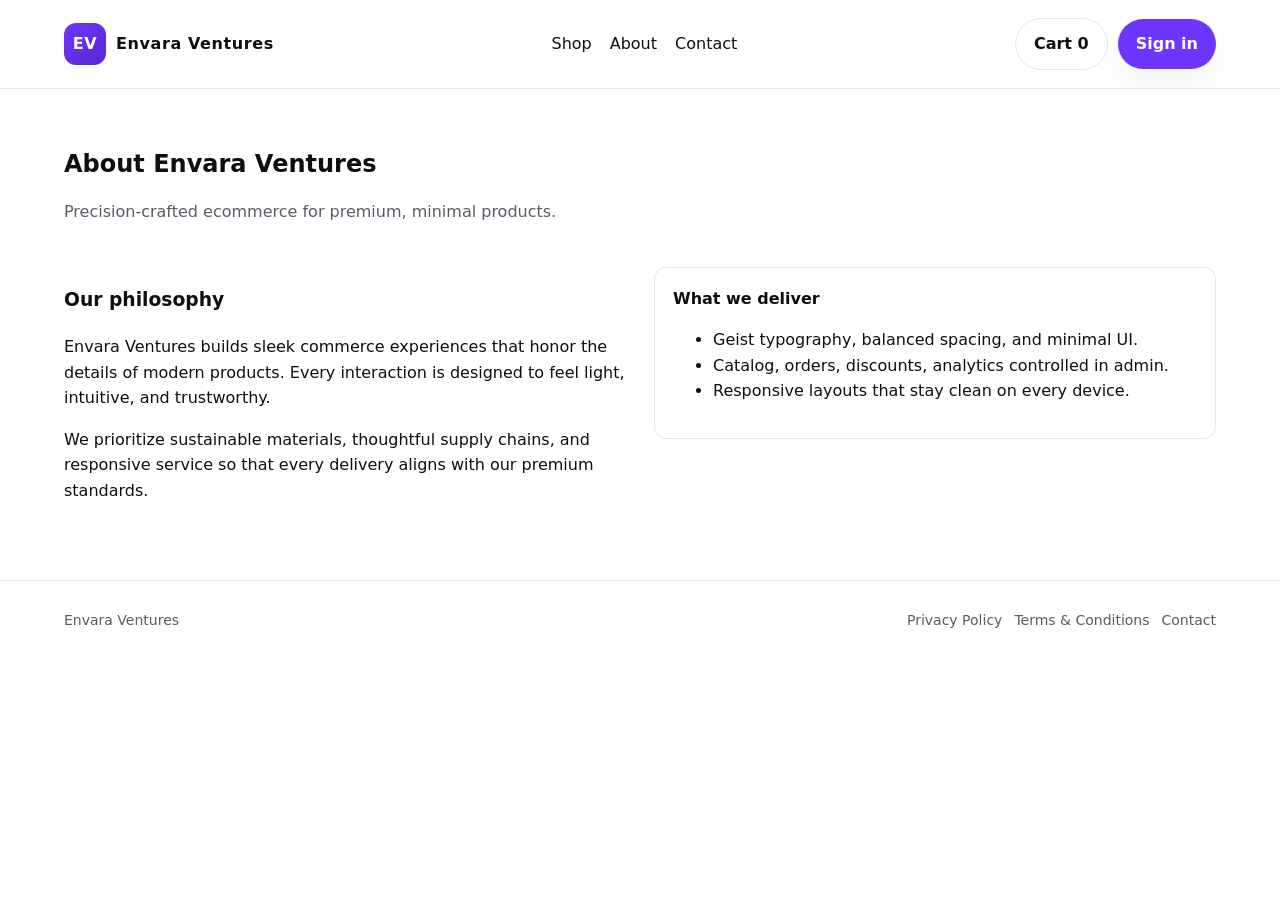
<file: about.html>
<!DOCTYPE html>
<html lang="en">
<head>
  <meta charset="UTF-8">
  <meta name="viewport" content="width=device-width, initial-scale=1.0">
  <title>About – Envara Ventures</title>
  <link href="https://fonts.cdnfonts.com/css/geist" rel="stylesheet">
  <link rel="stylesheet" href="assets/css/style.css">
</head>
<body>
  <header>
    <div class="wrapper navbar">
      <a class="logo" href="index.html">
        <div class="logo-mark">EV</div>
        Envara Ventures
      </a>
      <nav class="nav-links">
        <a href="shop.html">Shop</a>
        <a href="about.html">About</a>
        <a href="contact.html">Contact</a>
      </nav>
      <div class="nav-actions">
        <a href="cart.html" class="button secondary">Cart <span class="cart-count">0</span></a>
        <a href="account.html" class="button" data-auth-link>Account</a>
      </div>
    </div>
  </header>
  <main class="wrapper">
    <section class="page-hero">
      <h1>About Envara Ventures</h1>
      <p class="section-subtitle">Precision-crafted ecommerce for premium, minimal products.</p>
    </section>
    <section class="layout-two">
      <div>
        <h3>Our philosophy</h3>
        <p>Envara Ventures builds sleek commerce experiences that honor the details of modern products. Every interaction is designed to feel light, intuitive, and trustworthy.</p>
        <p>We prioritize sustainable materials, thoughtful supply chains, and responsive service so that every delivery aligns with our premium standards.</p>
      </div>
      <div class="card">
        <h4>What we deliver</h4>
        <ul>
          <li>Geist typography, balanced spacing, and minimal UI.</li>
          <li>Catalog, orders, discounts, analytics controlled in admin.</li>
          <li>Responsive layouts that stay clean on every device.</li>
        </ul>
      </div>
    </section>
  </main>
  <footer class="footer">
    <div class="wrapper footer-content">
      <div>Envara Ventures</div>
      <div class="footer-links">
        <a href="privacy.html">Privacy Policy</a>
        <a href="terms.html">Terms & Conditions</a>
        <a href="contact.html">Contact</a>
      </div>
    </div>
  </footer>
  <script src="assets/js/data.js"></script>
  <script src="assets/js/app.js"></script>
</body>
</html>
</file>
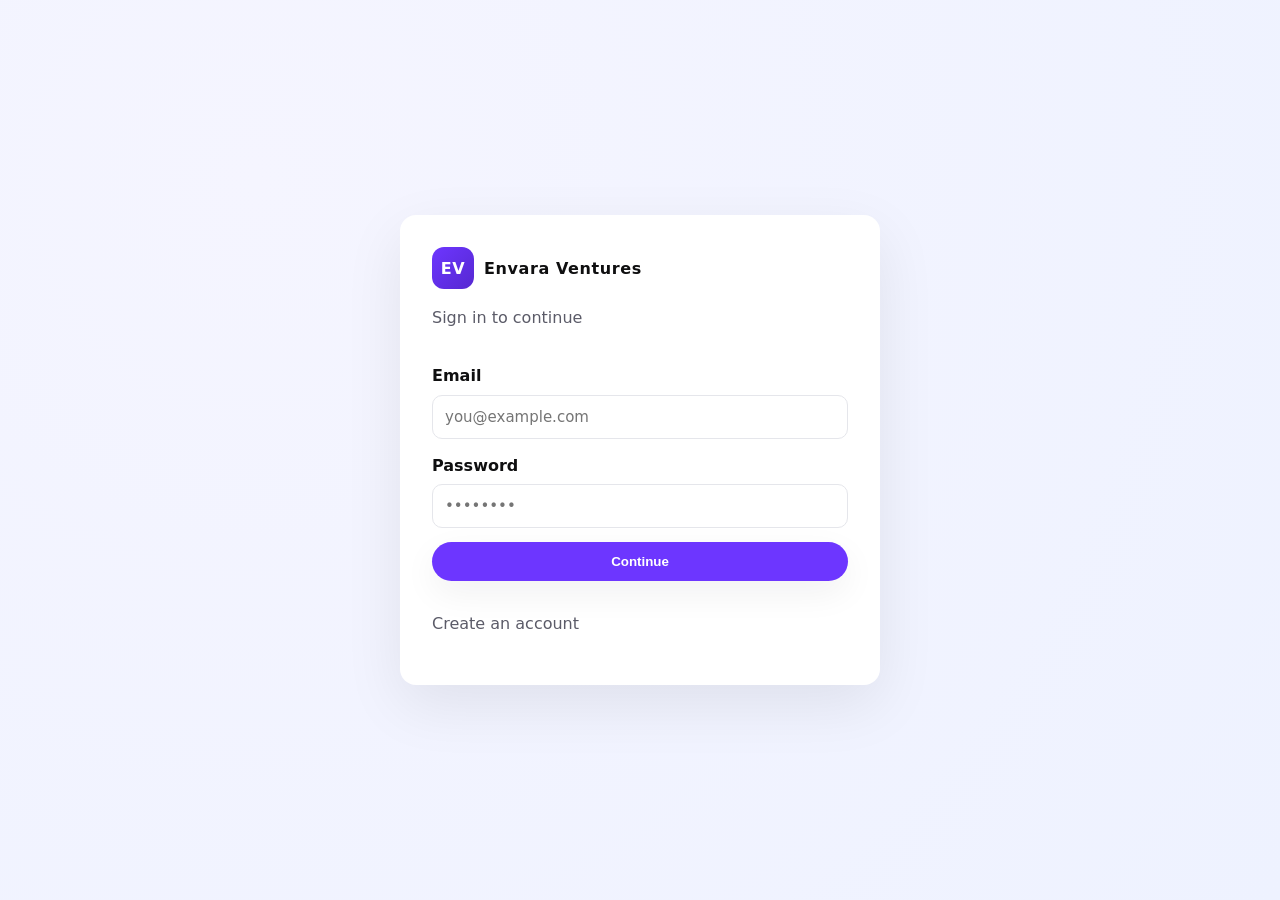
<file: account.html>
<!DOCTYPE html>
<html lang="en">
<head>
  <meta charset="UTF-8">
  <meta name="viewport" content="width=device-width, initial-scale=1.0">
  <title>Account – Envara Ventures</title>
  <link href="https://fonts.cdnfonts.com/css/geist" rel="stylesheet">
  <link rel="stylesheet" href="assets/css/style.css">
</head>
<body class="auth-page">
  <main class="auth-card">
    <div>
      <a class="logo" href="index.html">
        <div class="logo-mark">EV</div>
        Envara Ventures
      </a>
      <p class="badge-muted" data-auth-title>Sign in to continue</p>
    </div>
    <form class="form-grid" data-auth-form>
      <div data-name-field style="display:none;">
        <label>Full name</label>
        <input name="name" placeholder="Alex Doe">
      </div>
      <div>
        <label>Email</label>
        <input type="email" name="email" required placeholder="you@example.com">
      </div>
      <div>
        <label>Password</label>
        <input type="password" name="password" required placeholder="••••••••">
      </div>
      <button class="button" type="submit" style="grid-column:1/-1;">Continue</button>
      <p class="badge-muted"><a href="#" data-auth-mode>Create an account</a></p>
    </form>
  </main>

  <script src="assets/js/data.js"></script>
  <script src="assets/js/app.js"></script>
</body>
</html>
</file>
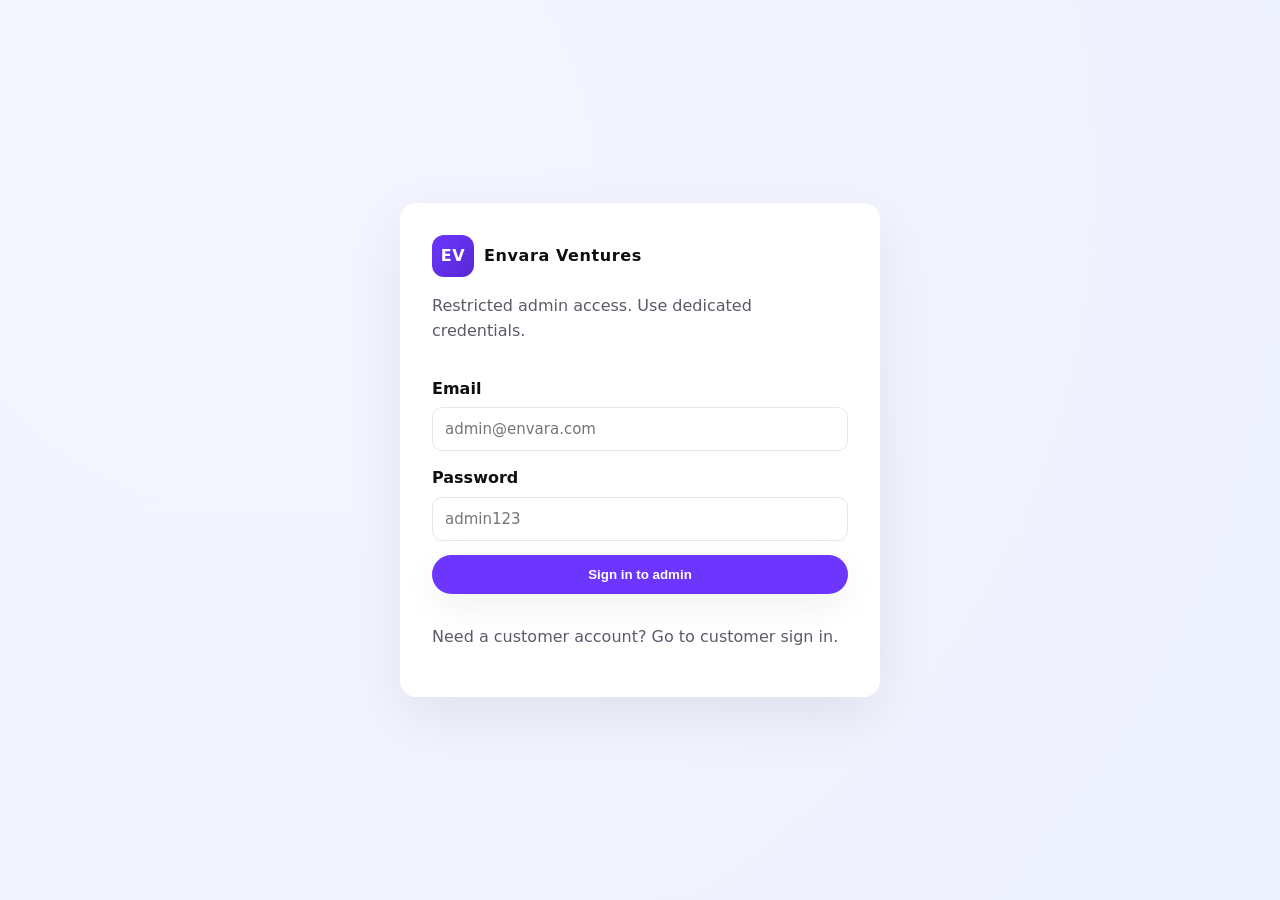
<file: admin-login.html>
<!DOCTYPE html>
<html lang="en">
<head>
  <meta charset="UTF-8">
  <meta name="viewport" content="width=device-width, initial-scale=1.0">
  <title>Admin Login – Envara Ventures</title>
  <link href="https://fonts.cdnfonts.com/css/geist" rel="stylesheet">
  <link rel="stylesheet" href="assets/css/style.css">
</head>
<body class="auth-page admin-login">
  <main class="auth-card">
    <div>
      <a class="logo" href="index.html">
        <div class="logo-mark">EV</div>
        Envara Ventures
      </a>
      <p class="badge-muted">Restricted admin access. Use dedicated credentials.</p>
    </div>
    <form class="form-grid" data-admin-login>
      <div>
        <label>Email</label>
        <input type="email" name="email" required placeholder="admin@envara.com">
      </div>
      <div>
        <label>Password</label>
        <input type="password" name="password" required placeholder="admin123">
      </div>
      <button class="button" type="submit" style="grid-column:1/-1;">Sign in to admin</button>
      <p class="badge-muted">Need a customer account? <a href="account.html">Go to customer sign in</a>.</p>
    </form>
  </main>

  <script src="assets/js/data.js"></script>
  <script src="assets/js/app.js"></script>
  <script>
    document.addEventListener('DOMContentLoaded', () => {
      enforceAdminAccess(true);
      const form = document.querySelector('[data-admin-login]');
      form.addEventListener('submit', (e) => {
        e.preventDefault();
        const fd = new FormData(form);
        const email = fd.get('email');
        const password = fd.get('password');
        const admin = getAdminUser();
        if (admin.email === email && admin.password === password) {
          saveAdminSession({ email, signedInAt: new Date().toISOString() });
          window.location.href = 'admin.html';
        } else {
          alert('Invalid admin credentials.');
        }
      });
    });
  </script>
</body>
</html>
</file>
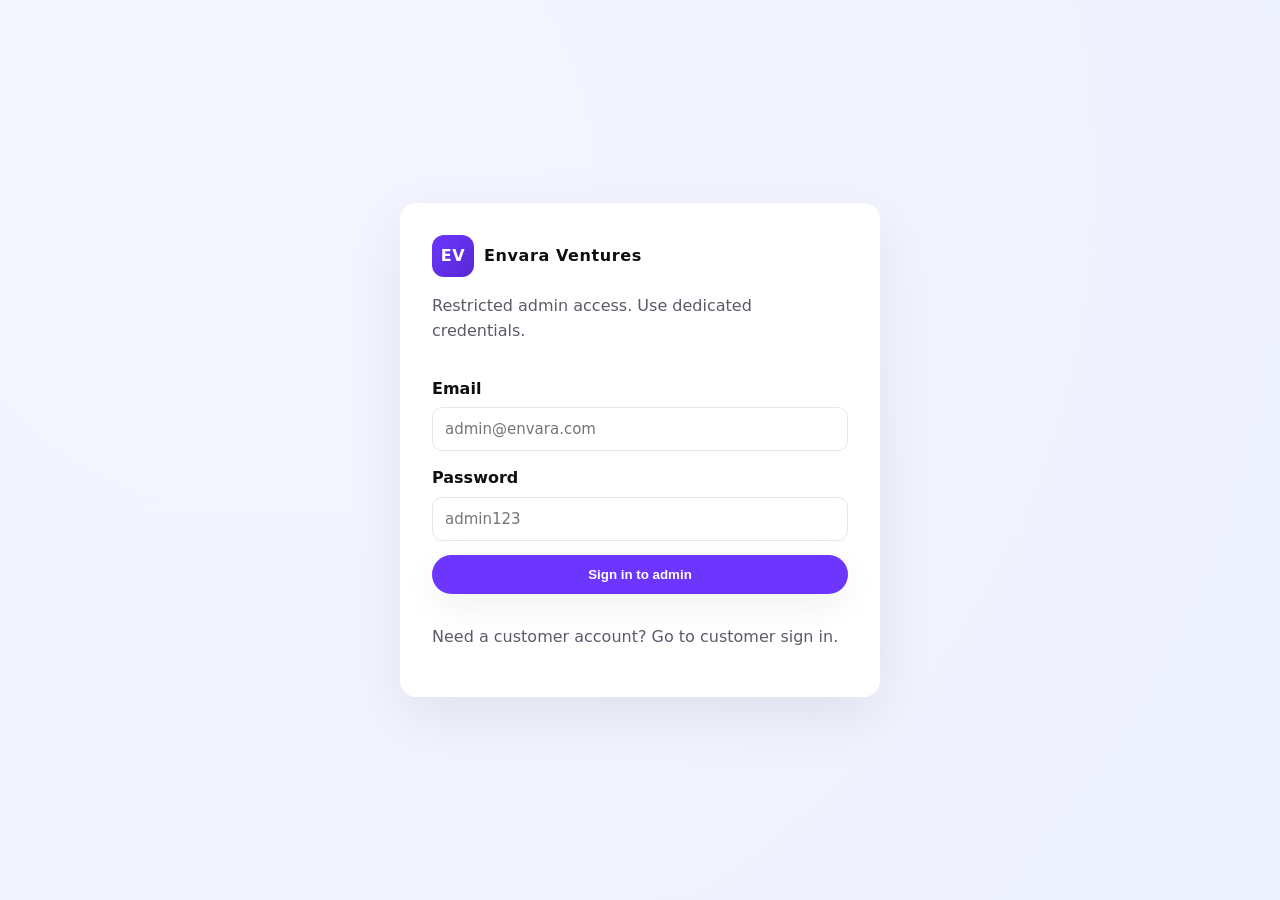
<file: admin.html>
<!DOCTYPE html>
<html lang="en">
<head>
  <meta charset="UTF-8">
  <meta name="viewport" content="width=device-width, initial-scale=1.0">
  <title>Admin – Envara Ventures</title>
  <link href="https://fonts.cdnfonts.com/css/geist" rel="stylesheet">
  <link rel="stylesheet" href="assets/css/style.css">
</head>
<body class="admin-page">
  <div class="admin-layout">
    <aside class="admin-sidebar">
      <div class="logo" style="margin-bottom:16px;">
        <div class="logo-mark">EV</div>
        Admin</div>
      <div class="sidebar-group">
        <div class="sidebar-link active" data-admin-tab="products">Products</div>
        <div class="sidebar-link" data-admin-tab="categories">Categories</div>
        <div class="sidebar-link" data-admin-tab="orders">Orders</div>
        <div class="sidebar-link" data-admin-tab="customers">Customers</div>
        <div class="sidebar-link" data-admin-tab="pages">Pages</div>
        <div class="sidebar-link" data-admin-tab="discounts">Discounts</div>
        <div class="sidebar-link" data-admin-tab="analytics">Analytics</div>
        <div class="sidebar-link" data-admin-tab="settings">Settings</div>
        <button class="button secondary" data-admin-signout style="margin-top:16px;">Sign out</button>
      </div>
    </aside>
    <main class="admin-main">
      <section id="products" data-admin-section style="display:grid; gap:16px;">
        <div class="flex-between">
          <h2>Products</h2>
          <span class="badge-muted">Add, edit, delete products, images, and variations.</span>
        </div>
        <table class="table-simple" data-admin-products></table>
        <div class="card">
          <h3>Create or edit product</h3>
          <form class="form-grid" data-product-form>
            <input type="hidden" name="id">
            <input type="hidden" name="images">
            <input type="hidden" name="gallery">
            <input type="hidden" name="attributes">
            <input type="hidden" name="variations">
            <div>
              <label>Name</label>
              <input name="name" required>
            </div>
            <div>
              <label>Price</label>
              <input name="price" type="number" step="0.01" required>
            </div>
            <div>
              <label>Category</label>
              <input name="category" required>
            </div>
            <div>
              <label>SKU</label>
              <input name="sku" placeholder="EV-001" required>
            </div>
            <div>
              <label>Inventory</label>
              <input name="inventory" type="number" min="0" value="10">
            </div>
            <div>
              <label>Short description</label>
              <input name="shortDescription" required>
            </div>
            <div style="grid-column: 1/-1;">
              <label>Long description</label>
              <textarea name="description" required></textarea>
            </div>
            <div style="grid-column: 1/-1;">
              <label>Primary media</label>
              <div class="dropzone" data-image-drop>
                <strong>Drop files or tap to upload</strong>
                <p class="subtext">Cover images define the card thumbnail. PNG and JPG supported.</p>
                <input type="file" accept="image/*" multiple data-image-input>
                <div class="media-previews" data-image-previews></div>
              </div>
              <div class="form-grid" style="margin-top:8px;">
                <input data-image-url placeholder="Paste an image URL and click add">
                <button class="button secondary" type="button" data-add-image-url>Add image from URL</button>
              </div>
            </div>
            <div style="grid-column:1/-1;">
              <label>Image gallery (additional angles)</label>
              <div class="dropzone" data-gallery-drop>
                <strong>Build a gallery</strong>
                <p class="subtext">Drag multiple files to showcase details. First gallery item follows the primary set.</p>
                <input type="file" accept="image/*" multiple data-gallery-input>
                <div class="media-previews" data-gallery-previews></div>
              </div>
              <div class="form-grid" style="margin-top:8px;">
                <input data-gallery-url placeholder="Paste gallery image URL">
                <button class="button secondary" type="button" data-add-gallery-url>Add to gallery</button>
              </div>
            </div>
            <div>
              <label>Sizes (comma separated)</label>
              <input name="sizes">
            </div>
            <div>
              <label>Colors (comma separated)</label>
              <input name="colors">
            </div>
            <div>
              <label>Weight (kg)</label>
              <input name="weight" type="number" min="0" step="0.01" placeholder="1.2">
            </div>
            <div>
              <label>Shipping class</label>
              <input name="shippingClass" placeholder="Standard / Freight">
            </div>
            <div style="grid-column:1/-1;">
              <label>Attributes</label>
              <div class="form-grid">
                <input data-attribute-name placeholder="Material" aria-label="Attribute name">
                <input data-attribute-value placeholder="Aluminum" aria-label="Attribute value">
                <button class="button secondary" type="button" data-add-attribute>Add attribute</button>
              </div>
              <div class="chip-list" data-attribute-list></div>
            </div>
            <div style="grid-column:1/-1;">
              <label>Variations</label>
              <div class="form-grid">
                <input data-variation-title placeholder="Variation name" aria-label="Variation title">
                <input data-variation-sku placeholder="SKU override" aria-label="Variation SKU">
                <input data-variation-price type="number" step="0.01" placeholder="Price" aria-label="Variation price">
                <input data-variation-stock type="number" min="0" placeholder="Inventory" aria-label="Variation stock">
                <button class="button secondary" type="button" data-add-variation>Add variation</button>
              </div>
              <div class="stacked-list" data-variation-list></div>
            </div>
            <label style="display:flex;align-items:center;gap:8px;">
              <input type="checkbox" name="featured"> Featured
            </label>
            <label style="display:flex;align-items:center;gap:8px;">
              <input type="checkbox" name="requiresShipping" checked> Requires shipping
            </label>
            <label style="display:flex;align-items:center;gap:8px;">
              <input type="checkbox" name="allowCod"> Allow COD for this product
            </label>
            <button class="button" type="submit" style="grid-column:1/-1;">Save product</button>
          </form>
        </div>
      </section>

      <section id="categories" data-admin-section style="display:none; gap:16px;">
        <div class="flex-between">
          <h2>Categories & Collections</h2>
          <span class="badge-muted">Organize catalog navigation.</span>
        </div>
        <div class="card">
          <div data-category-list style="display:flex;gap:8px;flex-wrap:wrap;"></div>
          <form data-category-form style="margin-top:12px;display:flex;gap:8px;flex-wrap:wrap;">
            <input name="category" placeholder="New category" required>
            <button class="button" type="submit">Add</button>
          </form>
        </div>
      </section>

      <section id="orders" data-admin-section style="display:none; gap:16px;">
        <div class="flex-between">
          <h2>Orders</h2>
          <span class="badge-muted">View and manage order status and transactions.</span>
        </div>
        <table class="table-simple" data-orders></table>
        <div class="card" data-order-detail><p class="badge-muted">Select an order to view details.</p></div>
      </section>

      <section id="customers" data-admin-section style="display:none; gap:16px;">
        <div class="flex-between">
          <h2>Customers</h2>
          <span class="badge-muted">Manage customers and their information.</span>
        </div>
        <table class="table-simple" data-customers></table>
      </section>

      <section id="pages" data-admin-section style="display:none; gap:16px;">
        <div class="flex-between">
          <h2>Pages</h2>
          <span class="badge-muted">Control homepage sections and content.</span>
        </div>
        <form class="card" data-pages-form>
          <div class="form-grid">
            <div>
              <label>Hero title</label>
              <input name="heroTitle" required>
            </div>
            <div>
              <label>Hero subtitle</label>
              <input name="heroSubtitle" required>
            </div>
            <div>
              <label>Featured product IDs (comma separated)</label>
              <input name="featured">
            </div>
          </div>
          <label>Testimonials (name|role|quote per line)</label>
          <textarea name="testimonials"></textarea>
          <button class="button" type="submit">Save content</button>
        </form>
      </section>

      <section id="discounts" data-admin-section style="display:none; gap:16px;">
        <div class="flex-between">
          <h2>Discount codes</h2>
          <span class="badge-muted">Coupons or special pricing.</span>
        </div>
        <ul data-discount-list></ul>
        <form data-discount-form class="form-grid">
          <div>
            <label>Code</label>
            <input name="code" required>
          </div>
          <div>
            <label>Percent off</label>
            <input name="amount" type="number" min="0" max="100" required>
          </div>
          <button class="button" type="submit" style="grid-column:1/-1;">Add discount</button>
        </form>
      </section>

      <section id="analytics" data-admin-section style="display:none; gap:16px;">
        <div class="flex-between">
          <h2>Analytics</h2>
          <span class="badge-muted">Sales, customers, product performance.</span>
        </div>
        <div class="analytics-grid" data-analytics></div>
      </section>

      <section id="settings" data-admin-section style="display:none; gap:16px;">
        <div class="card">
          <h3>General settings</h3>
          <p class="badge-muted">Branding, typography, and simplicity are locked to Envara's identity. Adjust content through the pages panel.</p>
          <div class="alert">All UI uses Geist font, purple primaries, and rounded buttons for consistency.</div>
        </div>
        <div class="card" data-payment-settings>
          <h3>Payment options</h3>
          <p class="badge-muted">Enable cash on delivery and test Stripe integration details.</p>
          <form class="form-grid" data-payment-form>
            <label style="display:flex;align-items:center;gap:8px;">
              <input type="checkbox" name="codEnabled"> Enable Cash on Delivery
            </label>
            <label style="display:flex;align-items:center;gap:8px;">
              <input type="checkbox" name="stripeEnabled"> Enable Stripe (test mode)
            </label>
            <div>
              <label>Stripe publishable key</label>
              <input name="stripeKey" placeholder="pk_test_123" autocomplete="off">
            </div>
            <div>
              <label>Stripe mode</label>
              <select name="stripeMode">
                <option value="test">Test</option>
                <option value="live">Live</option>
              </select>
            </div>
            <button class="button" type="submit" style="grid-column:1/-1;">Save payment settings</button>
          </form>
        </div>
        <div class="card" data-shipping-settings>
          <h3>Shipping pricing rules</h3>
          <p class="badge-muted">Create price logic by destination and thresholds.</p>
          <div class="stacked-list" data-shipping-list></div>
          <form class="form-grid" data-shipping-form style="margin-top:8px;">
            <input name="region" placeholder="Region/Label" required>
            <input name="country" placeholder="Country or *" required>
            <input name="minTotal" type="number" step="0.01" min="0" placeholder="Minimum cart total" required>
            <input name="cost" type="number" step="0.01" min="0" placeholder="Shipping cost" required>
            <button class="button" type="submit" style="grid-column:1/-1;">Add rule</button>
          </form>
        </div>
      </section>
    </main>
  </div>

  <script src="assets/js/data.js"></script>
  <script src="assets/js/app.js"></script>
  <script src="assets/js/admin.js"></script>
</body>
</html>
</file>
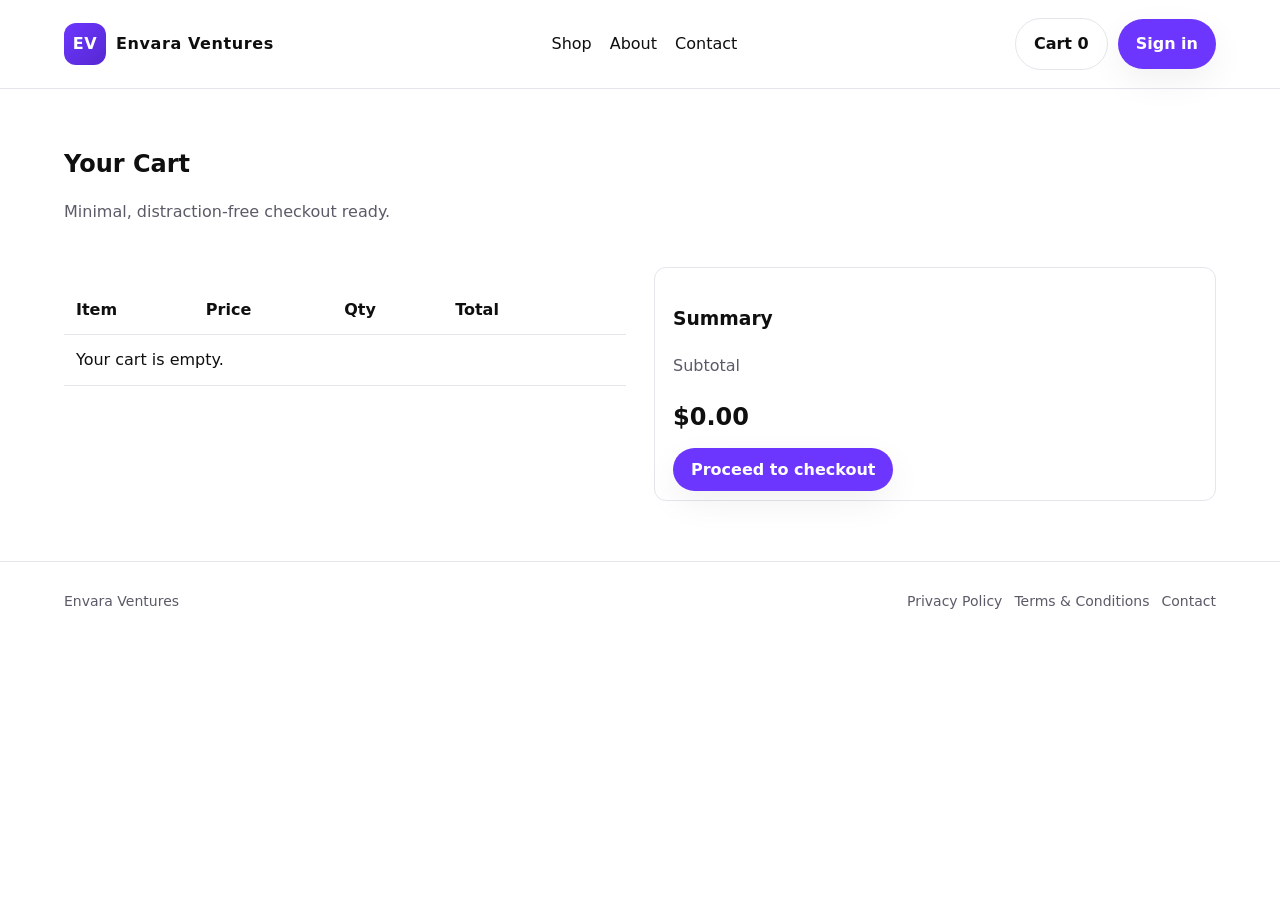
<file: cart.html>
<!DOCTYPE html>
<html lang="en">
<head>
  <meta charset="UTF-8">
  <meta name="viewport" content="width=device-width, initial-scale=1.0">
  <title>Cart – Envara Ventures</title>
  <link href="https://fonts.cdnfonts.com/css/geist" rel="stylesheet">
  <link rel="stylesheet" href="assets/css/style.css">
</head>
<body>
  <header>
    <div class="wrapper navbar">
      <a class="logo" href="index.html">
        <div class="logo-mark">EV</div>
        Envara Ventures
      </a>
      <nav class="nav-links">
        <a href="shop.html">Shop</a>
        <a href="about.html">About</a>
        <a href="contact.html">Contact</a>
      </nav>
      <div class="nav-actions">
        <a href="cart.html" class="button secondary">Cart <span class="cart-count">0</span></a>
        <a href="account.html" class="button" data-auth-link>Account</a>
      </div>
    </div>
  </header>
  <main class="wrapper">
    <section class="page-hero">
      <h1>Your Cart</h1>
      <p class="section-subtitle">Minimal, distraction-free checkout ready.</p>
    </section>
    <section class="layout-two">
      <div>
        <table class="cart-table">
          <thead>
            <tr><th>Item</th><th>Price</th><th>Qty</th><th>Total</th><th></th></tr>
          </thead>
          <tbody data-cart-items></tbody>
        </table>
      </div>
      <div class="cart-summary">
        <h3>Summary</h3>
        <p class="badge-muted">Subtotal</p>
        <h2 data-cart-summary>$0.00</h2>
        <a href="checkout.html" class="button" style="width:100%; text-align:center;">Proceed to checkout</a>
      </div>
    </section>
  </main>
  <footer class="footer">
    <div class="wrapper footer-content">
      <div>Envara Ventures</div>
      <div class="footer-links">
        <a href="privacy.html">Privacy Policy</a>
        <a href="terms.html">Terms & Conditions</a>
        <a href="contact.html">Contact</a>
      </div>
    </div>
  </footer>
  <script src="assets/js/data.js"></script>
  <script src="assets/js/app.js"></script>
</body>
</html>
</file>
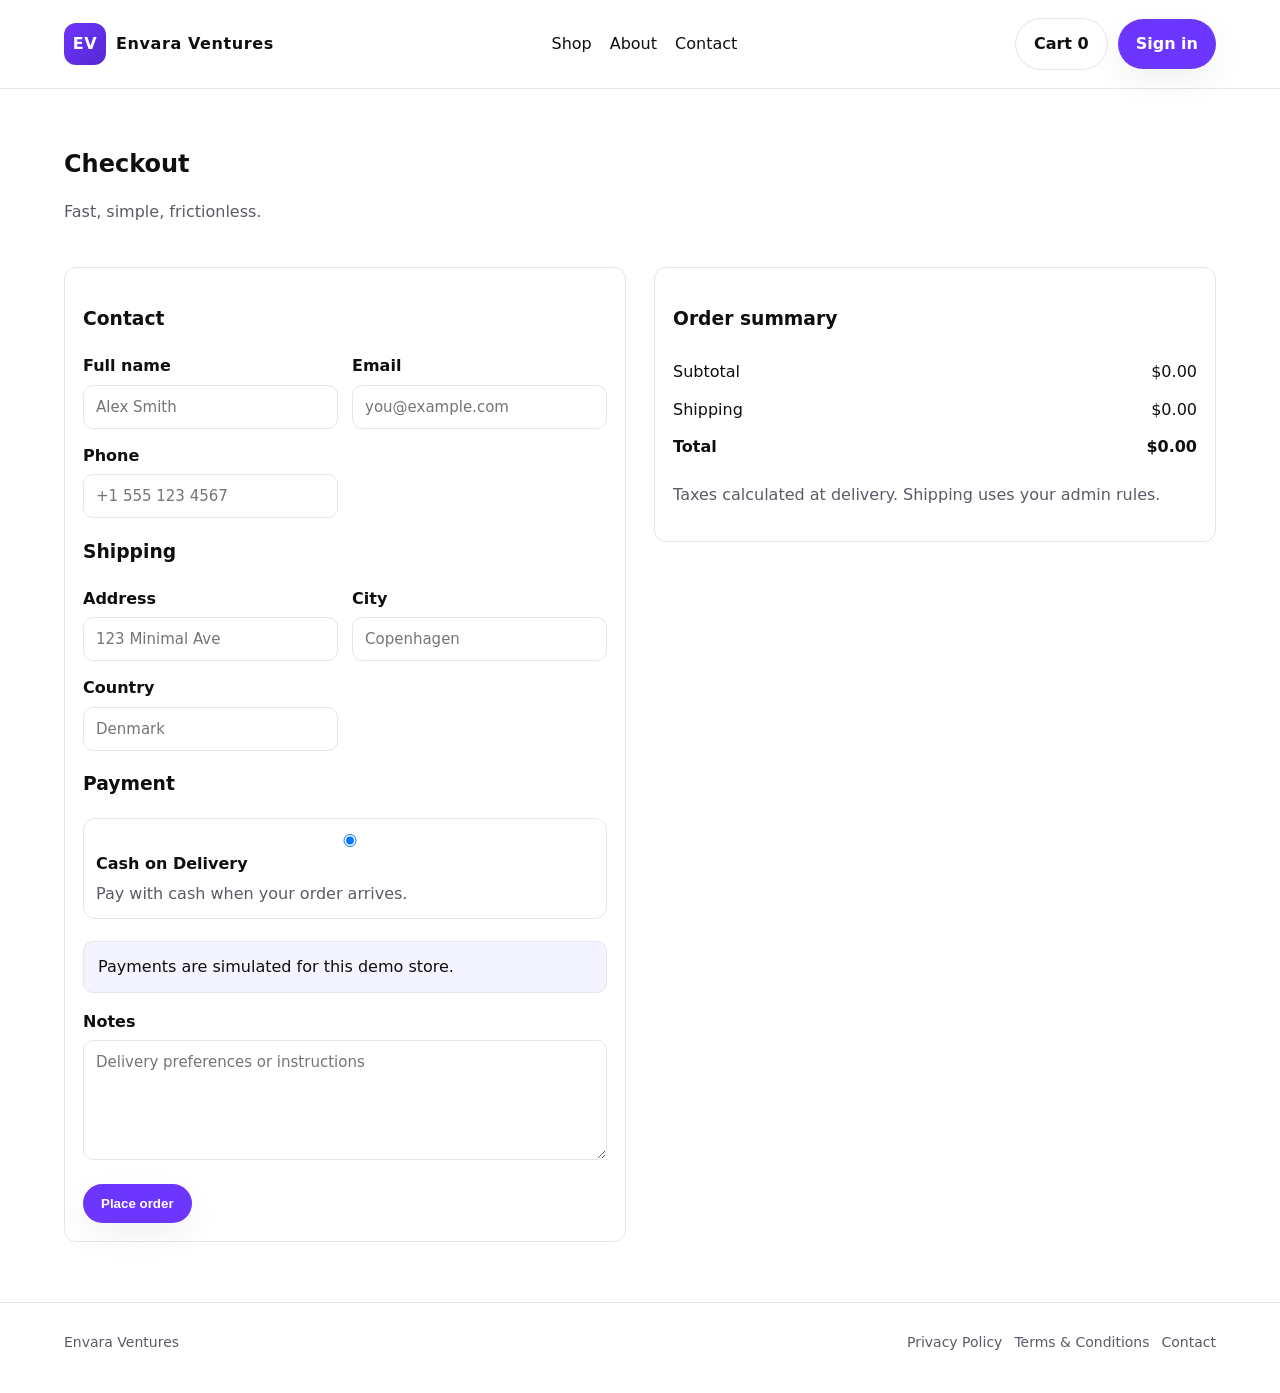
<file: checkout.html>
<!DOCTYPE html>
<html lang="en">
<head>
  <meta charset="UTF-8">
  <meta name="viewport" content="width=device-width, initial-scale=1.0">
  <title>Checkout – Envara Ventures</title>
  <link href="https://fonts.cdnfonts.com/css/geist" rel="stylesheet">
  <link rel="stylesheet" href="assets/css/style.css">
</head>
<body>
  <header>
    <div class="wrapper navbar">
      <a class="logo" href="index.html">
        <div class="logo-mark">EV</div>
        Envara Ventures
      </a>
      <nav class="nav-links">
        <a href="shop.html">Shop</a>
        <a href="about.html">About</a>
        <a href="contact.html">Contact</a>
      </nav>
      <div class="nav-actions">
        <a href="cart.html" class="button secondary">Cart <span class="cart-count">0</span></a>
        <a href="account.html" class="button" data-auth-link>Account</a>
      </div>
    </div>
  </header>
  <main class="wrapper">
    <section class="page-hero">
      <h1>Checkout</h1>
      <p class="section-subtitle">Fast, simple, frictionless.</p>
    </section>
    <section class="layout-two">
      <form class="card" data-checkout-form>
        <h3>Contact</h3>
        <div class="form-grid">
          <div>
            <label for="name">Full name</label>
            <input required type="text" name="name" id="name" placeholder="Alex Smith">
          </div>
          <div>
            <label for="email">Email</label>
            <input required type="email" name="email" id="email" placeholder="you@example.com">
          </div>
          <div>
            <label for="phone">Phone</label>
            <input type="tel" name="phone" id="phone" placeholder="+1 555 123 4567">
          </div>
        </div>
        <h3>Shipping</h3>
        <div class="form-grid">
          <div>
            <label for="address">Address</label>
            <input required type="text" name="address" id="address" placeholder="123 Minimal Ave">
          </div>
          <div>
            <label for="city">City</label>
            <input required type="text" name="city" id="city" placeholder="Copenhagen">
          </div>
          <div>
            <label for="country">Country</label>
            <input required type="text" name="country" id="country" placeholder="Denmark">
          </div>
        </div>
        <h3>Payment</h3>
        <div class="payment-option" data-payment-options></div>
        <p class="alert" data-payment-hint>Choose a payment method to complete checkout.</p>
        <label for="notes">Notes</label>
        <textarea name="notes" id="notes" placeholder="Delivery preferences or instructions"></textarea>
        <button class="button" type="submit" style="margin-top:16px;">Place order</button>
      </form>
      <div class="cart-summary">
        <h3>Order summary</h3>
        <div class="summary-line"><span>Subtotal</span><span data-checkout-subtotal>$0.00</span></div>
        <div class="summary-line"><span>Shipping</span><span data-checkout-shipping>$0.00</span></div>
        <div class="summary-line"><strong>Total</strong><strong data-checkout-total>$0.00</strong></div>
        <p class="badge-muted">Taxes calculated at delivery. Shipping uses your admin rules.</p>
      </div>
    </section>
  </main>
  <footer class="footer">
    <div class="wrapper footer-content">
      <div>Envara Ventures</div>
      <div class="footer-links">
        <a href="privacy.html">Privacy Policy</a>
        <a href="terms.html">Terms & Conditions</a>
        <a href="contact.html">Contact</a>
      </div>
    </div>
  </footer>
  <script src="assets/js/data.js"></script>
  <script src="assets/js/app.js"></script>
</body>
</html>
</file>
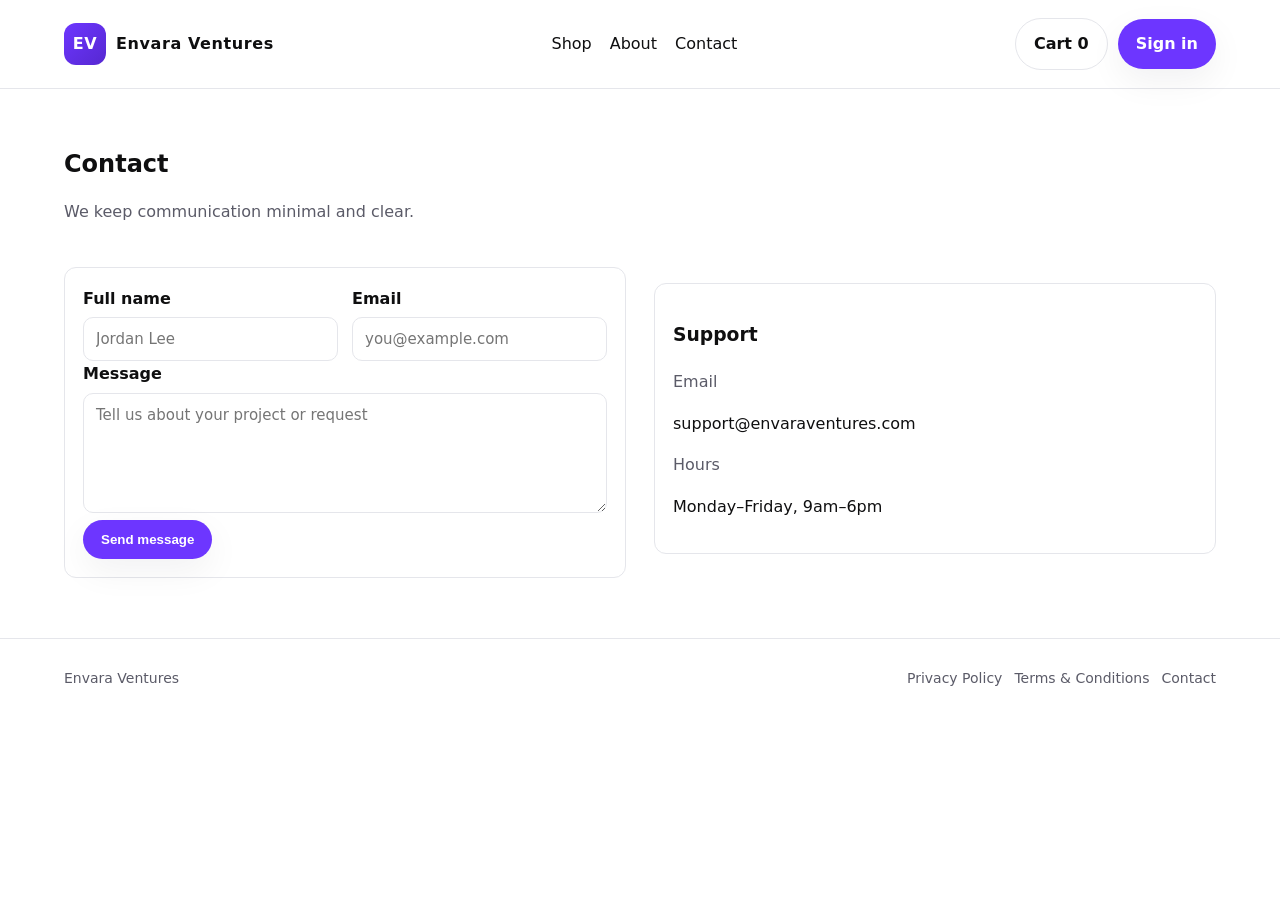
<file: contact.html>
<!DOCTYPE html>
<html lang="en">
<head>
  <meta charset="UTF-8">
  <meta name="viewport" content="width=device-width, initial-scale=1.0">
  <title>Contact – Envara Ventures</title>
  <link href="https://fonts.cdnfonts.com/css/geist" rel="stylesheet">
  <link rel="stylesheet" href="assets/css/style.css">
</head>
<body>
  <header>
    <div class="wrapper navbar">
      <a class="logo" href="index.html">
        <div class="logo-mark">EV</div>
        Envara Ventures
      </a>
      <nav class="nav-links">
        <a href="shop.html">Shop</a>
        <a href="about.html">About</a>
        <a href="contact.html">Contact</a>
      </nav>
      <div class="nav-actions">
        <a href="cart.html" class="button secondary">Cart <span class="cart-count">0</span></a>
        <a href="account.html" class="button" data-auth-link>Account</a>
      </div>
    </div>
  </header>
  <main class="wrapper">
    <section class="page-hero">
      <h1>Contact</h1>
      <p class="section-subtitle">We keep communication minimal and clear.</p>
    </section>
    <section class="layout-two">
      <form class="card" data-contact-form>
        <div class="form-grid">
          <div>
            <label for="name">Full name</label>
            <input required type="text" id="name" name="name" placeholder="Jordan Lee">
          </div>
          <div>
            <label for="email">Email</label>
            <input required type="email" id="email" name="email" placeholder="you@example.com">
          </div>
        </div>
        <label for="message">Message</label>
        <textarea required id="message" name="message" placeholder="Tell us about your project or request"></textarea>
        <button class="button" type="submit">Send message</button>
      </form>
      <div class="card">
        <h3>Support</h3>
        <p class="badge-muted">Email</p>
        <p>support@envaraventures.com</p>
        <p class="badge-muted">Hours</p>
        <p>Monday–Friday, 9am–6pm</p>
      </div>
    </section>
  </main>
  <footer class="footer">
    <div class="wrapper footer-content">
      <div>Envara Ventures</div>
      <div class="footer-links">
        <a href="privacy.html">Privacy Policy</a>
        <a href="terms.html">Terms & Conditions</a>
        <a href="contact.html">Contact</a>
      </div>
    </div>
  </footer>
  <script src="assets/js/data.js"></script>
  <script src="assets/js/app.js"></script>
</body>
</html>
</file>
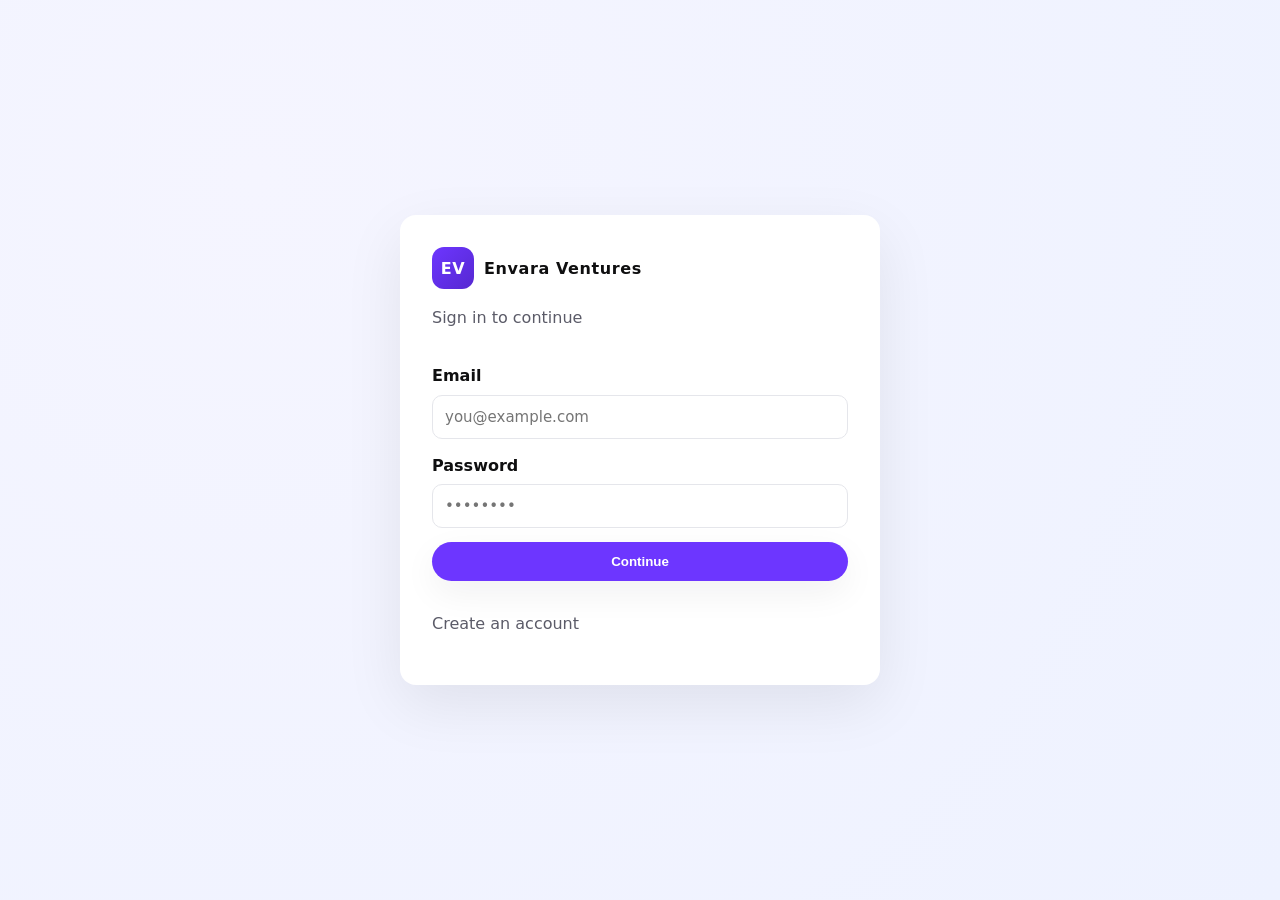
<file: dashboard.html>
<!DOCTYPE html>
<html lang="en">
<head>
  <meta charset="UTF-8">
  <meta name="viewport" content="width=device-width, initial-scale=1.0">
  <title>Dashboard – Envara Ventures</title>
  <link href="https://fonts.cdnfonts.com/css/geist" rel="stylesheet">
  <link rel="stylesheet" href="assets/css/style.css">
</head>
<body>
  <header>
    <div class="wrapper navbar">
      <a class="logo" href="index.html">
        <div class="logo-mark">EV</div>
        Envara Ventures
      </a>
      <nav class="nav-links">
        <a href="shop.html">Shop</a>
        <a href="about.html">About</a>
        <a href="contact.html">Contact</a>
      </nav>
      <div class="nav-actions">
        <a href="cart.html" class="button secondary">Cart <span class="cart-count">0</span></a>
        <a href="account.html" class="button" data-auth-link>Account</a>
      </div>
    </div>
  </header>

  <main class="wrapper" data-dashboard>
    <section class="hero">
      <div>
        <p class="badge">Welcome back</p>
        <h1>Hi, <span data-dashboard-name></span></h1>
        <p class="section-subtitle">Manage your orders, preferences, and account settings.</p>
        <div class="nav-actions">
          <button class="button secondary" data-signout>Sign out</button>
        </div>
      </div>
      <div class="card">
        <h3>Account email</h3>
        <p class="badge-muted" data-dashboard-email></p>
        <p class="badge-muted">Orders placed with this email automatically sync here.</p>
      </div>
    </section>

    <section class="layout-two" style="gap:16px;">
      <div class="card">
        <h3>Orders</h3>
        <p class="badge-muted">Track status, totals, and make changes.</p>
        <table class="table-simple" data-user-orders></table>
      </div>
      <div class="card">
        <h3>Profile</h3>
        <p class="badge-muted">Update your details for faster checkout.</p>
        <form class="form-grid" data-profile-form>
          <div>
            <label>Name</label>
            <input name="name" required>
          </div>
          <div>
            <label>Password</label>
            <input name="password" required>
          </div>
          <div>
            <label>Phone</label>
            <input name="phone" placeholder="Optional">
          </div>
          <button class="button" type="submit" style="grid-column:1/-1;">Save profile</button>
        </form>
      </div>
    </section>
  </main>

  <footer class="footer">
    <div class="wrapper footer-content">
      <div>
        <div class="logo">Envara Ventures</div>
        <p>Minimal ecommerce built for modern products.</p>
      </div>
      <div class="footer-links">
        <a href="privacy.html">Privacy Policy</a>
        <a href="terms.html">Terms & Conditions</a>
        <a href="contact.html">Contact</a>
      </div>
    </div>
  </footer>

  <script src="assets/js/data.js"></script>
  <script src="assets/js/app.js"></script>
</body>
</html>
</file>
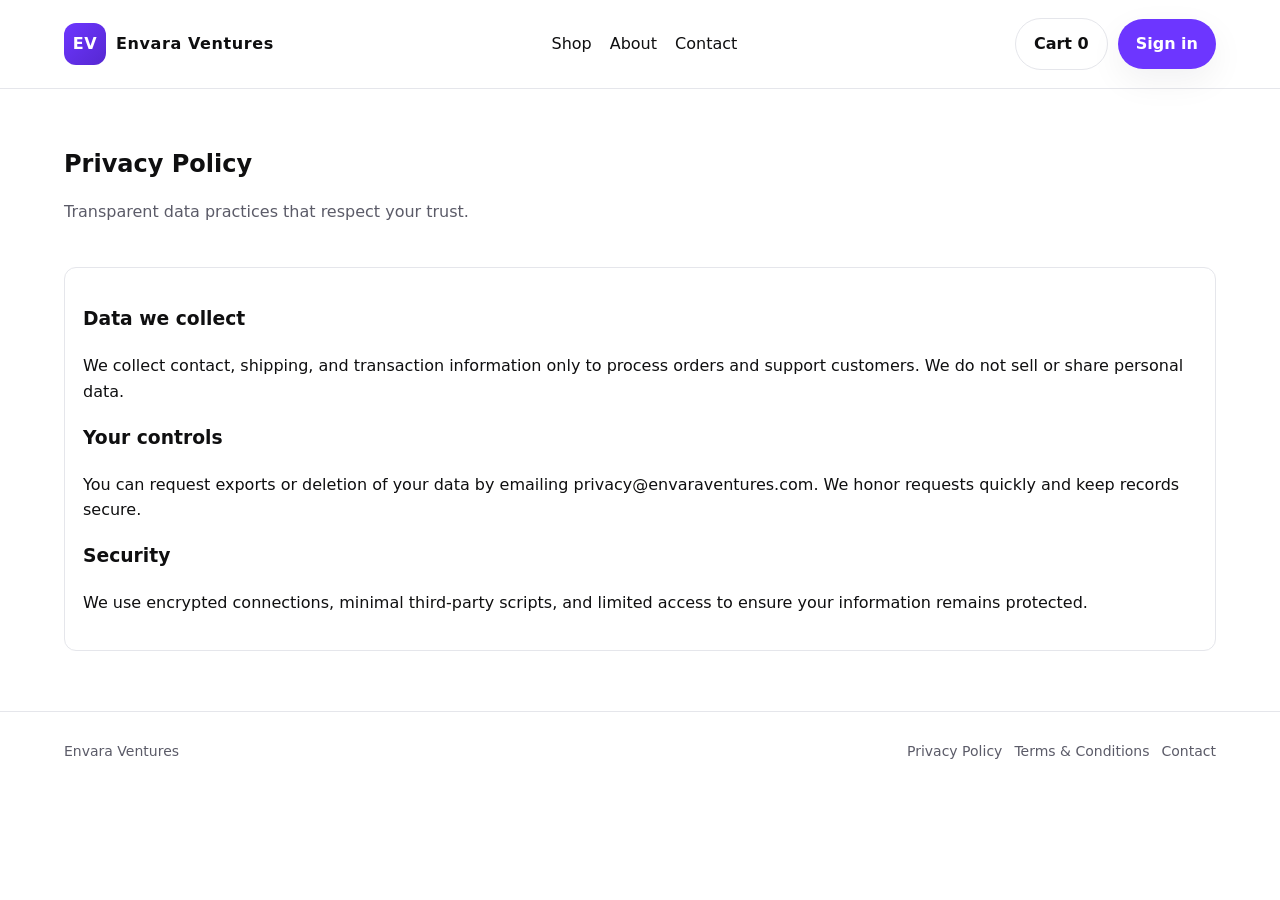
<file: privacy.html>
<!DOCTYPE html>
<html lang="en">
<head>
  <meta charset="UTF-8">
  <meta name="viewport" content="width=device-width, initial-scale=1.0">
  <title>Privacy Policy – Envara Ventures</title>
  <link href="https://fonts.cdnfonts.com/css/geist" rel="stylesheet">
  <link rel="stylesheet" href="assets/css/style.css">
</head>
<body>
  <header>
    <div class="wrapper navbar">
      <a class="logo" href="index.html">
        <div class="logo-mark">EV</div>
        Envara Ventures
      </a>
      <nav class="nav-links">
        <a href="shop.html">Shop</a>
        <a href="about.html">About</a>
        <a href="contact.html">Contact</a>
      </nav>
      <div class="nav-actions">
        <a href="cart.html" class="button secondary">Cart <span class="cart-count">0</span></a>
        <a href="account.html" class="button" data-auth-link>Account</a>
      </div>
    </div>
  </header>
  <main class="wrapper">
    <section class="page-hero">
      <h1>Privacy Policy</h1>
      <p class="section-subtitle">Transparent data practices that respect your trust.</p>
    </section>
    <section class="card">
      <h3>Data we collect</h3>
      <p>We collect contact, shipping, and transaction information only to process orders and support customers. We do not sell or share personal data.</p>
      <h3>Your controls</h3>
      <p>You can request exports or deletion of your data by emailing privacy@envaraventures.com. We honor requests quickly and keep records secure.</p>
      <h3>Security</h3>
      <p>We use encrypted connections, minimal third-party scripts, and limited access to ensure your information remains protected.</p>
    </section>
  </main>
  <footer class="footer">
    <div class="wrapper footer-content">
      <div>Envara Ventures</div>
      <div class="footer-links">
        <a href="privacy.html">Privacy Policy</a>
        <a href="terms.html">Terms & Conditions</a>
        <a href="contact.html">Contact</a>
      </div>
    </div>
  </footer>
  <script src="assets/js/data.js"></script>
  <script src="assets/js/app.js"></script>
</body>
</html>
</file>
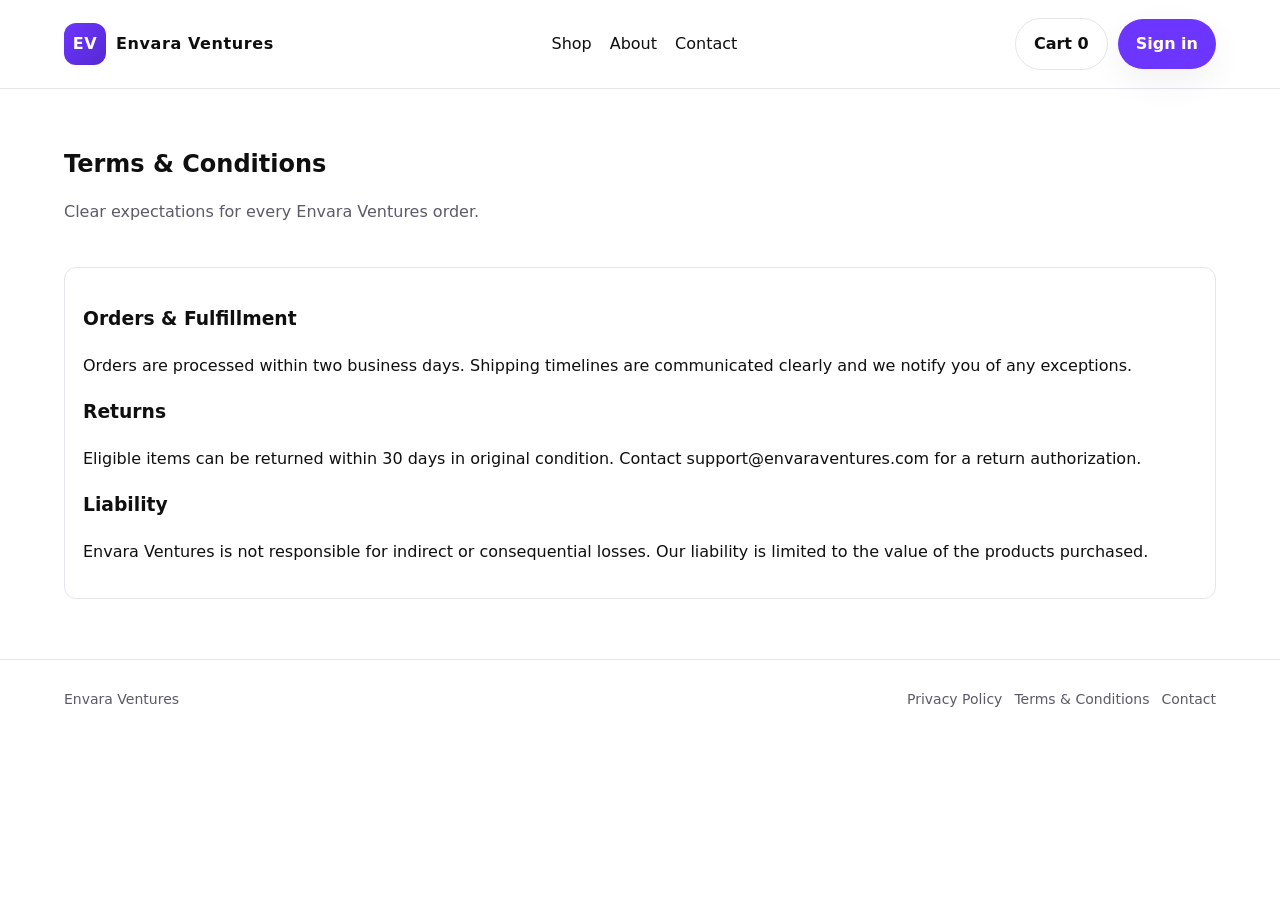
<file: terms.html>
<!DOCTYPE html>
<html lang="en">
<head>
  <meta charset="UTF-8">
  <meta name="viewport" content="width=device-width, initial-scale=1.0">
  <title>Terms & Conditions – Envara Ventures</title>
  <link href="https://fonts.cdnfonts.com/css/geist" rel="stylesheet">
  <link rel="stylesheet" href="assets/css/style.css">
</head>
<body>
  <header>
    <div class="wrapper navbar">
      <a class="logo" href="index.html">
        <div class="logo-mark">EV</div>
        Envara Ventures
      </a>
      <nav class="nav-links">
        <a href="shop.html">Shop</a>
        <a href="about.html">About</a>
        <a href="contact.html">Contact</a>
      </nav>
      <div class="nav-actions">
        <a href="cart.html" class="button secondary">Cart <span class="cart-count">0</span></a>
        <a href="account.html" class="button" data-auth-link>Account</a>
      </div>
    </div>
  </header>
  <main class="wrapper">
    <section class="page-hero">
      <h1>Terms & Conditions</h1>
      <p class="section-subtitle">Clear expectations for every Envara Ventures order.</p>
    </section>
    <section class="card">
      <h3>Orders & Fulfillment</h3>
      <p>Orders are processed within two business days. Shipping timelines are communicated clearly and we notify you of any exceptions.</p>
      <h3>Returns</h3>
      <p>Eligible items can be returned within 30 days in original condition. Contact support@envaraventures.com for a return authorization.</p>
      <h3>Liability</h3>
      <p>Envara Ventures is not responsible for indirect or consequential losses. Our liability is limited to the value of the products purchased.</p>
    </section>
  </main>
  <footer class="footer">
    <div class="wrapper footer-content">
      <div>Envara Ventures</div>
      <div class="footer-links">
        <a href="privacy.html">Privacy Policy</a>
        <a href="terms.html">Terms & Conditions</a>
        <a href="contact.html">Contact</a>
      </div>
    </div>
  </footer>
  <script src="assets/js/data.js"></script>
  <script src="assets/js/app.js"></script>
</body>
</html>
</file>
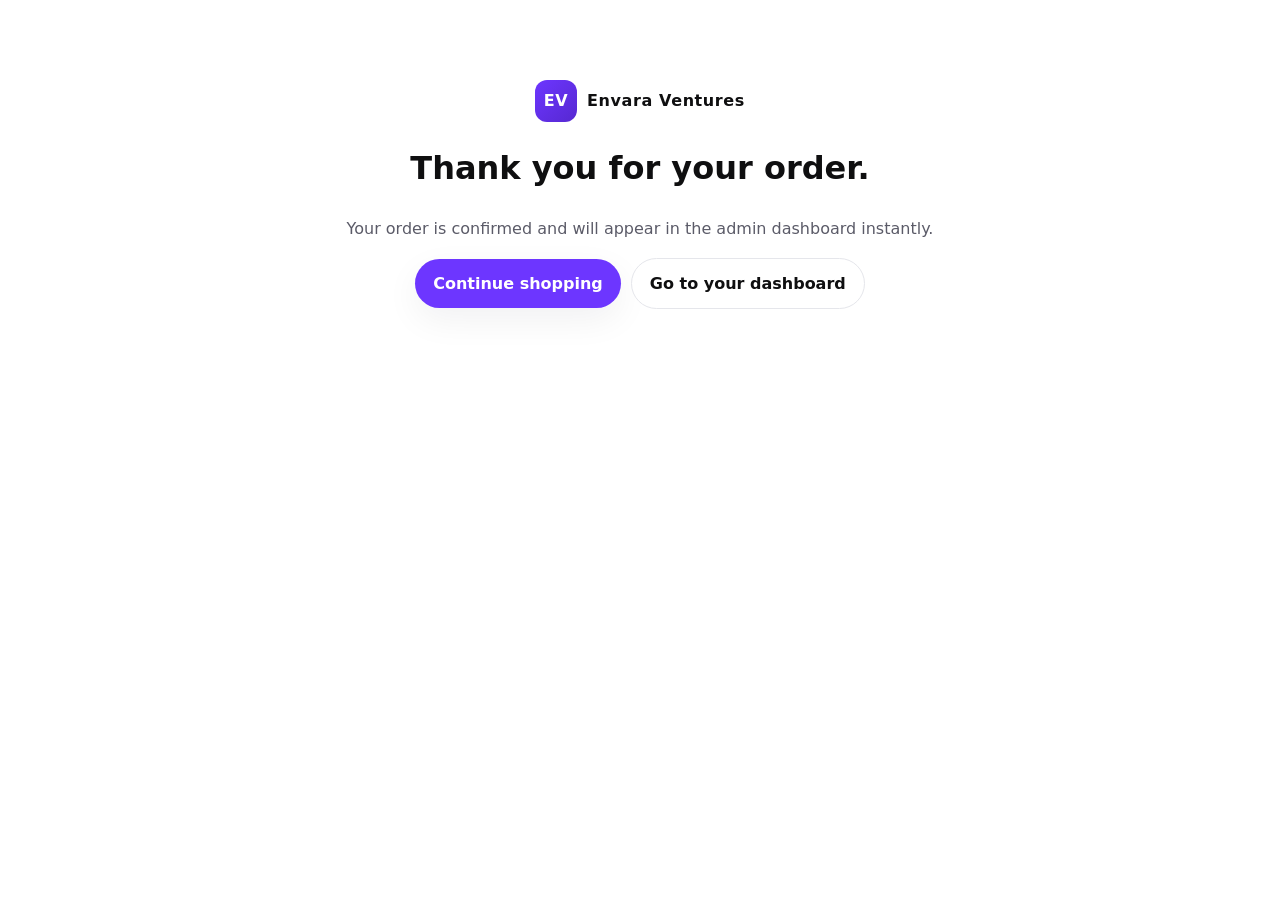
<file: thank-you.html>
<!DOCTYPE html>
<html lang="en">
<head>
  <meta charset="UTF-8">
  <meta name="viewport" content="width=device-width, initial-scale=1.0">
  <title>Thank You – Envara Ventures</title>
  <link href="https://fonts.cdnfonts.com/css/geist" rel="stylesheet">
  <link rel="stylesheet" href="assets/css/style.css">
</head>
<body>
  <main class="wrapper" style="padding:80px 0; text-align:center;">
    <div class="logo" style="justify-content:center;">
      <div class="logo-mark">EV</div>
      Envara Ventures
    </div>
    <h1>Thank you for your order.</h1>
    <p class="section-subtitle">Your order is confirmed and will appear in the admin dashboard instantly.</p>
    <div class="nav-actions" style="justify-content:center;">
      <a href="shop.html" class="button">Continue shopping</a>
      <a href="dashboard.html" class="button secondary">Go to your dashboard</a>
    </div>
  </main>
</body>
</html>
</file>
<file: assets/css/style.css>
:root {
  --font-family: 'Geist', 'Inter', system-ui, -apple-system, sans-serif;
  --color-primary: #6d36ff;
  --color-primary-dark: #5628d1;
  --color-text: #0f0f10;
  --color-muted: #5b5b68;
  --color-border: #e5e6eb;
  --color-bg: #f8f8fb;
  --radius: 12px;
  --shadow: 0 12px 35px rgba(17, 17, 26, 0.06);
}

* {
  box-sizing: border-box;
}

body {
  margin: 0;
  font-family: var(--font-family);
  color: var(--color-text);
  background: #fff;
  line-height: 1.6;
}

a {
  color: inherit;
  text-decoration: none;
}

a:hover {
  color: var(--color-primary);
}

img {
  max-width: 100%;
  display: block;
}

.wrapper {
  width: min(1200px, 90vw);
  margin: 0 auto;
}

header {
  border-bottom: 1px solid var(--color-border);
  background: #fff;
  position: sticky;
  top: 0;
  z-index: 10;
}

.navbar {
  display: flex;
  align-items: center;
  justify-content: space-between;
  padding: 18px 0;
  gap: 16px;
}

.logo {
  display: flex;
  align-items: center;
  gap: 10px;
  font-weight: 700;
  letter-spacing: 0.6px;
}

.logo-mark {
  width: 42px;
  height: 42px;
  border-radius: 12px;
  background: linear-gradient(135deg, var(--color-primary), var(--color-primary-dark));
  display: grid;
  place-items: center;
  color: #fff;
  font-weight: 700;
}

.nav-links {
  display: flex;
  align-items: center;
  gap: 18px;
  font-weight: 500;
}

.nav-actions {
  display: flex;
  align-items: center;
  gap: 10px;
}

.button {
  border: none;
  outline: none;
  background: var(--color-primary);
  color: #fff;
  padding: 12px 18px;
  border-radius: 999px;
  font-weight: 600;
  cursor: pointer;
  transition: transform 150ms ease, box-shadow 150ms ease, background 150ms ease, color 150ms ease, border-color 150ms ease;
  box-shadow: var(--shadow);
}

.button.secondary {
  background: #fff;
  color: var(--color-text);
  border: 1px solid var(--color-border);
  box-shadow: none;
}

.button:hover {
  background: linear-gradient(135deg, var(--color-primary-dark), var(--color-primary));
  color: #fff;
  transform: translateY(-2px);
  box-shadow: 0 10px 25px rgba(17, 17, 26, 0.12);
}

.button.secondary:hover {
  background: #11131d;
  color: #fff;
  border-color: #11131d;
  box-shadow: 0 10px 25px rgba(17, 17, 26, 0.08);
}

.button:focus-visible {
  outline: 3px solid rgba(109, 54, 255, 0.3);
  outline-offset: 2px;
}

.hero {
  padding: 80px 0 60px;
  display: grid;
  grid-template-columns: repeat(auto-fit, minmax(280px, 1fr));
  gap: 32px;
  align-items: center;
}

.hero h1 {
  font-size: clamp(32px, 4vw, 48px);
  margin: 0 0 12px;
  line-height: 1.1;
}

.hero p {
  margin: 0 0 18px;
  color: var(--color-muted);
}

.card-grid {
  display: grid;
  grid-template-columns: repeat(auto-fit, minmax(240px, 1fr));
  gap: 20px;
  margin: 32px 0;
}

.product-card {
  border: 1px solid var(--color-border);
  border-radius: var(--radius);
  padding: 14px;
  background: #fff;
  transition: transform 180ms ease, box-shadow 180ms ease, border-color 180ms ease;
}

.product-card:hover {
  transform: translateY(-4px);
  border-color: #d7d8de;
  box-shadow: var(--shadow);
}

.product-card img {
  border-radius: 10px;
  background: var(--color-bg);
  object-fit: cover;
  height: 220px;
  width: 100%;
}

.product-meta {
  display: flex;
  align-items: center;
  justify-content: space-between;
  margin-top: 12px;
}

.price {
  font-weight: 700;
  color: var(--color-primary);
}

.section-title {
  font-size: 22px;
  margin: 12px 0 6px;
}

.section-subtitle {
  color: var(--color-muted);
  margin-bottom: 16px;
}

.intro {
  background: var(--color-bg);
  border-radius: var(--radius);
  padding: 28px;
  margin: 40px 0;
}

.testimonials {
  display: grid;
  gap: 14px;
  grid-template-columns: repeat(auto-fit, minmax(220px, 1fr));
}

.testimonial {
  border: 1px solid var(--color-border);
  border-radius: var(--radius);
  padding: 18px;
}

.testimonial h4 {
  margin: 0 0 6px;
}

.footer {
  border-top: 1px solid var(--color-border);
  padding: 28px 0 40px;
  margin-top: 60px;
  color: var(--color-muted);
  font-size: 14px;
}

.footer-content {
  display: flex;
  justify-content: space-between;
  gap: 20px;
  flex-wrap: wrap;
}

.footer-links {
  display: flex;
  gap: 12px;
}

.badge {
  display: inline-flex;
  padding: 4px 10px;
  background: var(--color-bg);
  border-radius: 999px;
  font-weight: 600;
  color: var(--color-primary);
  border: 1px solid var(--color-border);
}

.layout-two {
  display: grid;
  grid-template-columns: repeat(auto-fit, minmax(280px, 1fr));
  gap: 28px;
  align-items: start;
}

.product-hero img {
  border-radius: var(--radius);
  width: 100%;
  object-fit: cover;
  background: var(--color-bg);
  transition: transform 0.2s ease;
}

.product-hero img:hover {
  transform: scale(1.01);
}

.meta-row {
  display: flex;
  align-items: center;
  gap: 12px;
  margin: 10px 0 14px;
  color: var(--color-muted);
}

.option-group {
  margin: 16px 0;
}

.option-set {
  display: flex;
  gap: 10px;
  flex-wrap: wrap;
}

.pill {
  padding: 10px 14px;
  border-radius: 10px;
  border: 1px solid var(--color-border);
  cursor: pointer;
  transition: all 0.15s ease;
}

.pill.active {
  border-color: var(--color-primary);
  background: rgba(109, 54, 255, 0.06);
  color: var(--color-primary);
  font-weight: 700;
}

.quantity {
  display: inline-flex;
  align-items: center;
  border: 1px solid var(--color-border);
  border-radius: 10px;
  overflow: hidden;
}

.quantity button {
  background: none;
  border: none;
  padding: 10px 12px;
  font-weight: 700;
  cursor: pointer;
}

.quantity input {
  width: 48px;
  border: none;
  text-align: center;
  font-size: 16px;
}

.cart-table {
  width: 100%;
  border-collapse: collapse;
  margin: 18px 0;
}

.cart-table th, .cart-table td {
  padding: 12px;
  text-align: left;
  border-bottom: 1px solid var(--color-border);
}

.cart-summary {
  border: 1px solid var(--color-border);
  border-radius: var(--radius);
  padding: 18px;
  background: #fff;
}

.form-grid {
  display: grid;
  grid-template-columns: repeat(auto-fit, minmax(240px, 1fr));
  gap: 14px;
}

label {
  display: block;
  font-weight: 600;
  margin-bottom: 6px;
}

input, select, textarea {
  width: 100%;
  padding: 12px;
  border-radius: 10px;
  border: 1px solid var(--color-border);
  font-family: var(--font-family);
  font-size: 15px;
  background: #fff;
}

textarea {
  min-height: 120px;
  resize: vertical;
}

.page-hero {
  padding: 56px 0 26px;
}

.page-hero h1 {
  margin: 0 0 10px;
}

.table-simple {
  width: 100%;
  border-collapse: collapse;
}

.table-simple th, .table-simple td {
  text-align: left;
  padding: 10px;
  border-bottom: 1px solid var(--color-border);
}

.status {
  display: inline-flex;
  align-items: center;
  gap: 6px;
  padding: 4px 10px;
  border-radius: 8px;
  background: var(--color-bg);
  color: var(--color-text);
  font-weight: 600;
}

.admin-layout {
  display: grid;
  grid-template-columns: 220px 1fr;
  min-height: 100vh;
}

.admin-sidebar {
  border-right: 1px solid var(--color-border);
  padding: 24px 18px;
  background: #fff;
}

.admin-main {
  padding: 28px;
  background: #fafafa;
}

.sidebar-group {
  display: grid;
  gap: 10px;
}

.sidebar-link {
  padding: 10px 12px;
  border-radius: 10px;
  cursor: pointer;
  border: 1px solid transparent;
}

.sidebar-link.active, .sidebar-link:hover {
  border-color: var(--color-border);
  background: #fff;
}

.card {
  border: 1px solid var(--color-border);
  border-radius: var(--radius);
  background: #fff;
  padding: 18px;
}

.card + .card {
  margin-top: 16px;
}

.card h4 {
  margin: 0 0 8px;
}

.subtext {
  color: var(--color-muted);
  font-size: 14px;
}

.dropzone {
  border: 1.5px dashed var(--color-border);
  border-radius: var(--radius);
  padding: 14px;
  background: #fff;
  display: grid;
  gap: 10px;
  cursor: pointer;
  transition: border-color 0.15s ease, background 0.15s ease;
}

.dropzone:hover {
  border-color: var(--color-primary);
  background: rgba(109, 54, 255, 0.04);
}

.dropzone.dragging {
  border-color: var(--color-primary-dark);
  background: rgba(109, 54, 255, 0.08);
}

.dropzone input[type="file"] {
  display: none;
}

.media-previews {
  display: grid;
  grid-template-columns: repeat(auto-fit, minmax(120px, 1fr));
  gap: 10px;
}

.media-preview {
  position: relative;
  border: 1px solid var(--color-border);
  border-radius: 12px;
  overflow: hidden;
  background: var(--color-bg);
}

.media-preview img {
  width: 100%;
  height: 120px;
  object-fit: cover;
}

.media-preview button {
  position: absolute;
  top: 8px;
  right: 8px;
  border: none;
  background: rgba(15, 15, 16, 0.8);
  color: #fff;
  border-radius: 999px;
  padding: 6px 8px;
  cursor: pointer;
}

.chip-list {
  display: flex;
  flex-wrap: wrap;
  gap: 8px;
}

.chip {
  display: inline-flex;
  align-items: center;
  gap: 6px;
  padding: 8px 10px;
  border-radius: 999px;
  background: var(--color-bg);
  border: 1px solid var(--color-border);
  font-weight: 600;
}

.chip button {
  border: none;
  background: transparent;
  cursor: pointer;
  color: var(--color-muted);
}

.stacked-list {
  display: grid;
  gap: 8px;
}

.pill.muted {
  background: #fff;
  color: var(--color-muted);
}

.payment-option {
  display: grid;
  gap: 8px;
}

.payment-card {
  border: 1px solid var(--color-border);
  border-radius: var(--radius);
  padding: 12px;
  display: grid;
  gap: 4px;
  background: #fff;
}

.payment-card .badge-muted {
  margin: 0;
}

.summary-line {
  display: flex;
  justify-content: space-between;
  padding: 6px 0;
  color: var(--color-text);
}

.flex-between {
  display: flex;
  align-items: center;
  justify-content: space-between;
  gap: 12px;
  flex-wrap: wrap;
}

.badge-muted {
  color: var(--color-muted);
  font-weight: 500;
}

.analytics-grid {
  display: grid;
  grid-template-columns: repeat(auto-fit, minmax(200px, 1fr));
  gap: 12px;
}

.analytics-card {
  padding: 16px;
  border-radius: 12px;
  background: linear-gradient(135deg, rgba(109,54,255,0.08), #fff);
  border: 1px solid var(--color-border);
}

.alert {
  padding: 12px 14px;
  border-radius: 10px;
  background: #f3f4ff;
  border: 1px solid var(--color-border);
  color: var(--color-text);
}

.auth-page {
  background: radial-gradient(circle at 20% 20%, #f5f5ff, #eef2ff);
  min-height: 100vh;
  display: grid;
  place-items: center;
  padding: 32px 16px;
}

.auth-card {
  background: #fff;
  padding: 32px;
  border-radius: 16px;
  max-width: 480px;
  width: 100%;
  box-shadow: 0 20px 60px rgba(0, 0, 0, 0.08);
  display: grid;
  gap: 16px;
}

.auth-card .logo { margin-bottom: 8px; }

@media (max-width: 860px) {
  .navbar {
    flex-direction: column;
    align-items: flex-start;
  }
  header {
    position: sticky;
  }
  .admin-layout {
    grid-template-columns: 1fr;
  }
  .admin-sidebar {
    position: sticky;
    top: 0;
    z-index: 8;
  }
}
</file>
